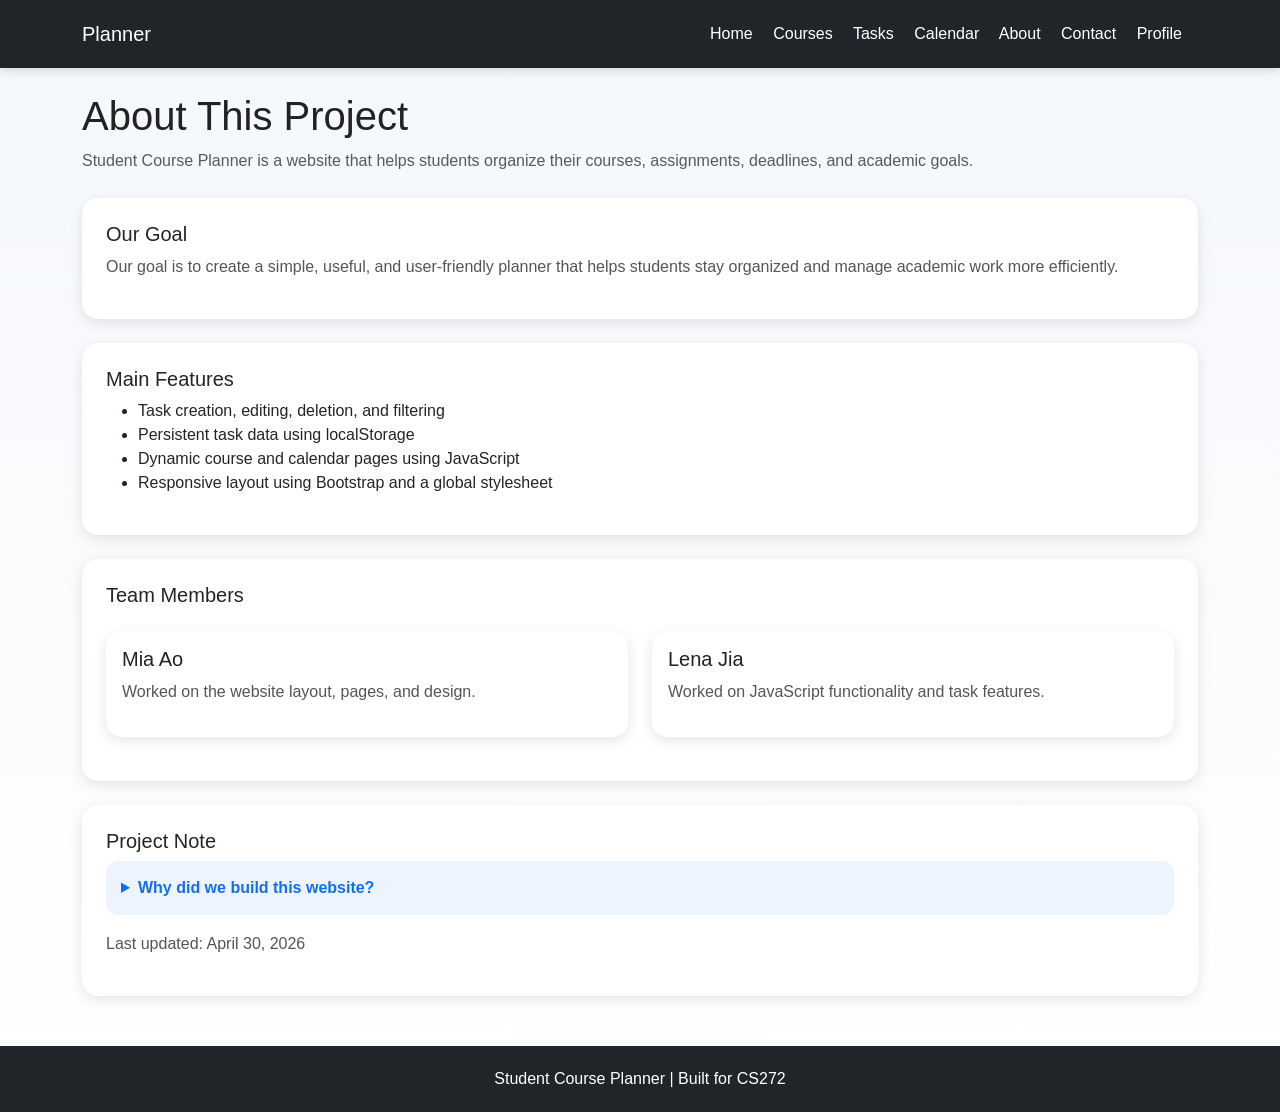
<file: about.html>
<!DOCTYPE html>
<html lang="en">
<head>
  <meta charset="UTF-8">
  <meta name="viewport" content="width=device-width, initial-scale=1.0">
  <title>About - Student Course Planner</title>

  <link href="https://cdn.jsdelivr.net/npm/bootstrap@5.3.0/dist/css/bootstrap.min.css" rel="stylesheet">
  <link rel="stylesheet" href="style.css">
</head>

<body>

<nav class="navbar navbar-dark bg-dark">
  <div class="container">
    <a class="navbar-brand" href="index.html">Planner</a>

    <div>
      <a class="text-white me-3" href="index.html">Home</a>
      <a class="text-white me-3" href="courses.html">Courses</a>
      <a class="text-white me-3" href="tasks.html">Tasks</a>
      <a class="text-white me-3" href="calendar.html">Calendar</a>
      <a class="text-white me-3" href="about.html">About</a>
      <a class="text-white me-3" href="contact.html">Contact</a>
      <a class="text-white me-3" href="profile.html">Profile</a>
    </div>
  </div>
</nav>

<main class="container mt-4">

  <section>
    <h1>About This Project</h1>
    <p class="text-muted">
      Student Course Planner is a website that helps students organize their courses,
      assignments, deadlines, and academic goals.
    </p>

    <article class="card p-4 mt-4">
      <h2 class="h5">Our Goal</h2>
      <p>
        Our goal is to create a simple, useful, and user-friendly planner that helps
        students stay organized and manage academic work more efficiently.
      </p>
    </article>

    <article class="card p-4 mt-4">
      <h2 class="h5">Main Features</h2>
      <ul>
        <li>Task creation, editing, deletion, and filtering</li>
        <li>Persistent task data using localStorage</li>
        <li>Dynamic course and calendar pages using JavaScript</li>
        <li>Responsive layout using Bootstrap and a global stylesheet</li>
      </ul>
    </article>

    <article class="card p-4 mt-4">
      <h2 class="h5">Team Members</h2>

      <div class="row mt-3">
        <div class="col-md-6">
          <div class="card p-3">
            <h5>Mia Ao</h5>
            <p>Worked on the website layout, pages, and design.</p>
          </div>
        </div>

        <div class="col-md-6">
          <div class="card p-3">
            <h5>Lena Jia</h5>
            <p>Worked on JavaScript functionality and task features.</p>
          </div>
        </div>
      </div>
    </article>

    <article class="card p-4 mt-4 mb-4">
      <h2 class="h5">Project Note</h2>

      <details>
        <summary>Why did we build this website?</summary>
        <p class="mt-2">
          We built this website because students often need one organized place to
          track courses, assignments, and deadlines.
        </p>
      </details>

      <p class="mt-3">
        Last updated: <time datetime="2026-04-30">April 30, 2026</time>
      </p>
    </article>

  </section>

</main>

<footer>
  <p>Student Course Planner | Built for CS272</p>
</footer>

<script src="script.js"></script>

</body>
</html>
</file>
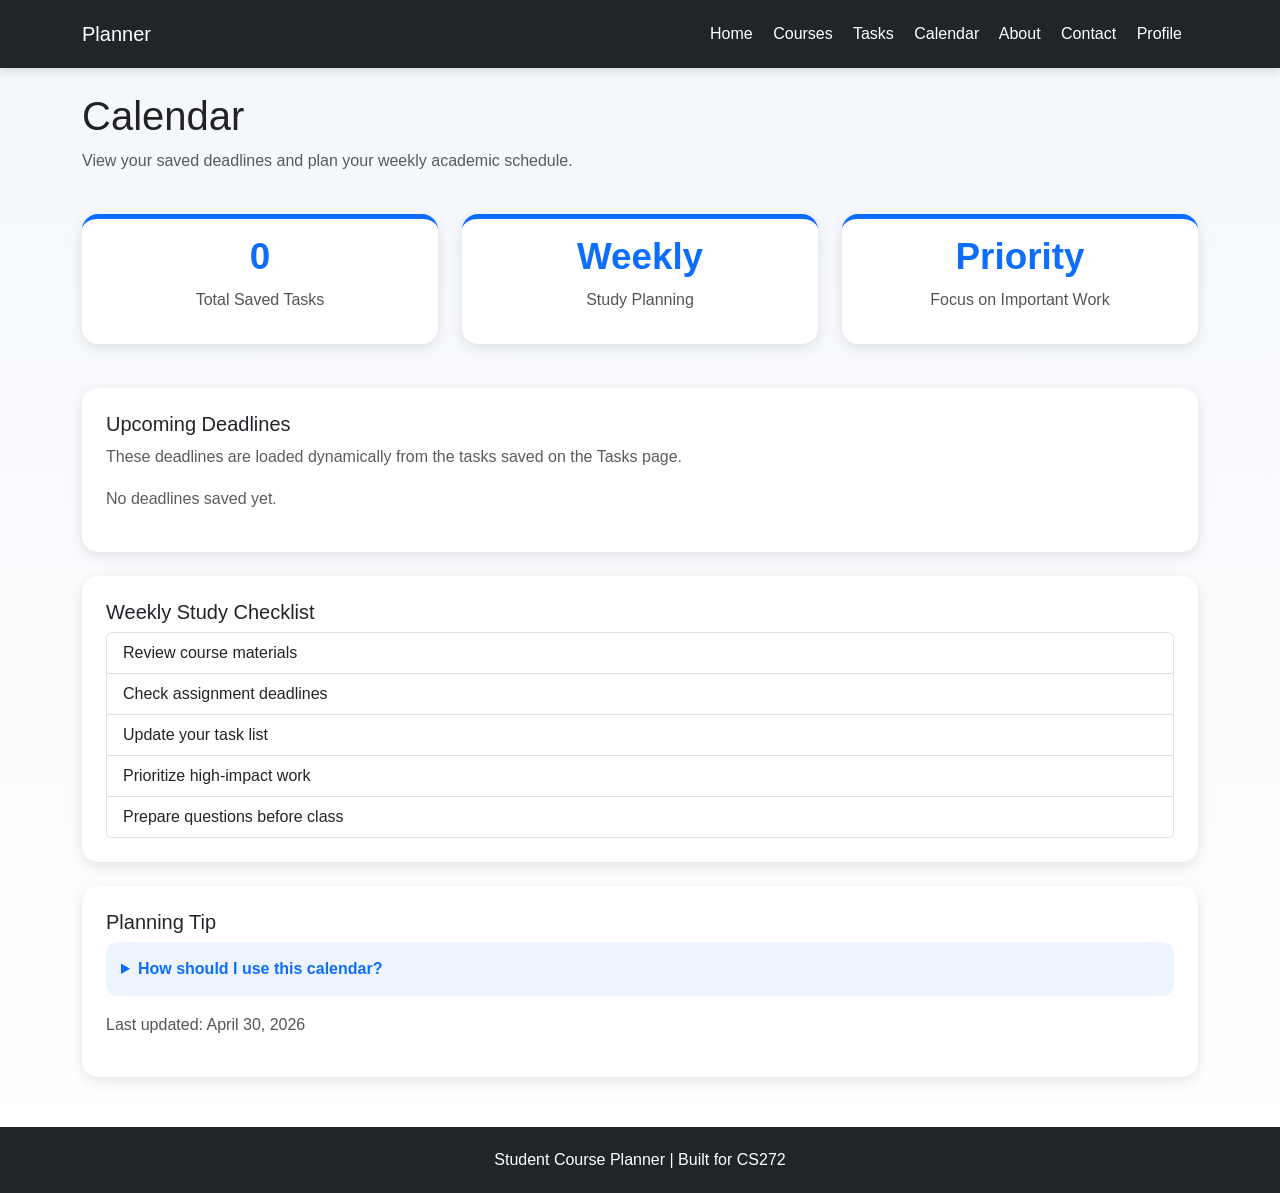
<file: calendar.html>
<!DOCTYPE html>
<html lang="en">
<head>
  <meta charset="UTF-8">
  <meta name="viewport" content="width=device-width, initial-scale=1.0">
  <title>Calendar - Student Course Planner</title>

  <!-- Bootstrap -->
  <link href="https://cdn.jsdelivr.net/npm/bootstrap@5.3.0/dist/css/bootstrap.min.css" rel="stylesheet">

  <!-- Global CSS -->
  <link rel="stylesheet" href="style.css">
</head>

<body>

<nav class="navbar navbar-dark bg-dark">
  <div class="container">
    <a class="navbar-brand" href="index.html">Planner</a>

    <div>
      <a class="text-white me-3" href="index.html">Home</a>
      <a class="text-white me-3" href="courses.html">Courses</a>
      <a class="text-white me-3" href="tasks.html">Tasks</a>
      <a class="text-white me-3" href="calendar.html">Calendar</a>
      <a class="text-white me-3" href="about.html">About</a>
      <a class="text-white me-3" href="contact.html">Contact</a>
      <a class="text-white me-3" href="profile.html">Profile</a>
    </div>
  </div>
</nav>

<main class="container mt-4">

  <section>
    <h1>Calendar</h1>
    <p class="text-muted">
      View your saved deadlines and plan your weekly academic schedule.
    </p>

    <!-- Dashboard Cards -->
    <div class="row g-4 mt-2">
      <div class="col-md-4">
        <article class="card dashboard-card text-center p-3">
          <h3 id="task-count">0</h3>
          <p>Total Saved Tasks</p>
        </article>
      </div>

      <div class="col-md-4">
        <article class="card dashboard-card text-center p-3">
          <h3>Weekly</h3>
          <p>Study Planning</p>
        </article>
      </div>

      <div class="col-md-4">
        <article class="card dashboard-card text-center p-3">
          <h3>Priority</h3>
          <p>Focus on Important Work</p>
        </article>
      </div>
    </div>

    <!-- Dynamic Deadlines -->
    <article class="card p-4 mt-4">
      <h2 class="h5">Upcoming Deadlines</h2>
      <p class="text-muted">
        These deadlines are loaded dynamically from the tasks saved on the Tasks page.
      </p>

      <div id="deadline-list"></div>
    </article>

    <!-- Weekly Checklist -->
    <article class="card p-4 mt-4">
      <h2 class="h5">Weekly Study Checklist</h2>

      <ul class="list-group">
        <li class="list-group-item">Review course materials</li>
        <li class="list-group-item">Check assignment deadlines</li>
        <li class="list-group-item">Update your task list</li>
        <li class="list-group-item">Prioritize high-impact work</li>
        <li class="list-group-item">Prepare questions before class</li>
      </ul>
    </article>

    <!-- Extra Semantic Tags -->
    <article class="card p-4 mt-4 mb-4">
      <h2 class="h5">Planning Tip</h2>

      <details>
        <summary>How should I use this calendar?</summary>
        <p class="mt-2">
          Add your assignments on the Tasks page first. Then return to this page to review
          all upcoming deadlines in one organized place.
        </p>
      </details>

      <p class="mt-3">
        Last updated: <time datetime="2026-04-30">April 30, 2026</time>
      </p>
    </article>

  </section>

</main>

<footer>
  <p>Student Course Planner | Built for CS272</p>
</footer>

<script src="script.js"></script>

</body>
</html>
</file>
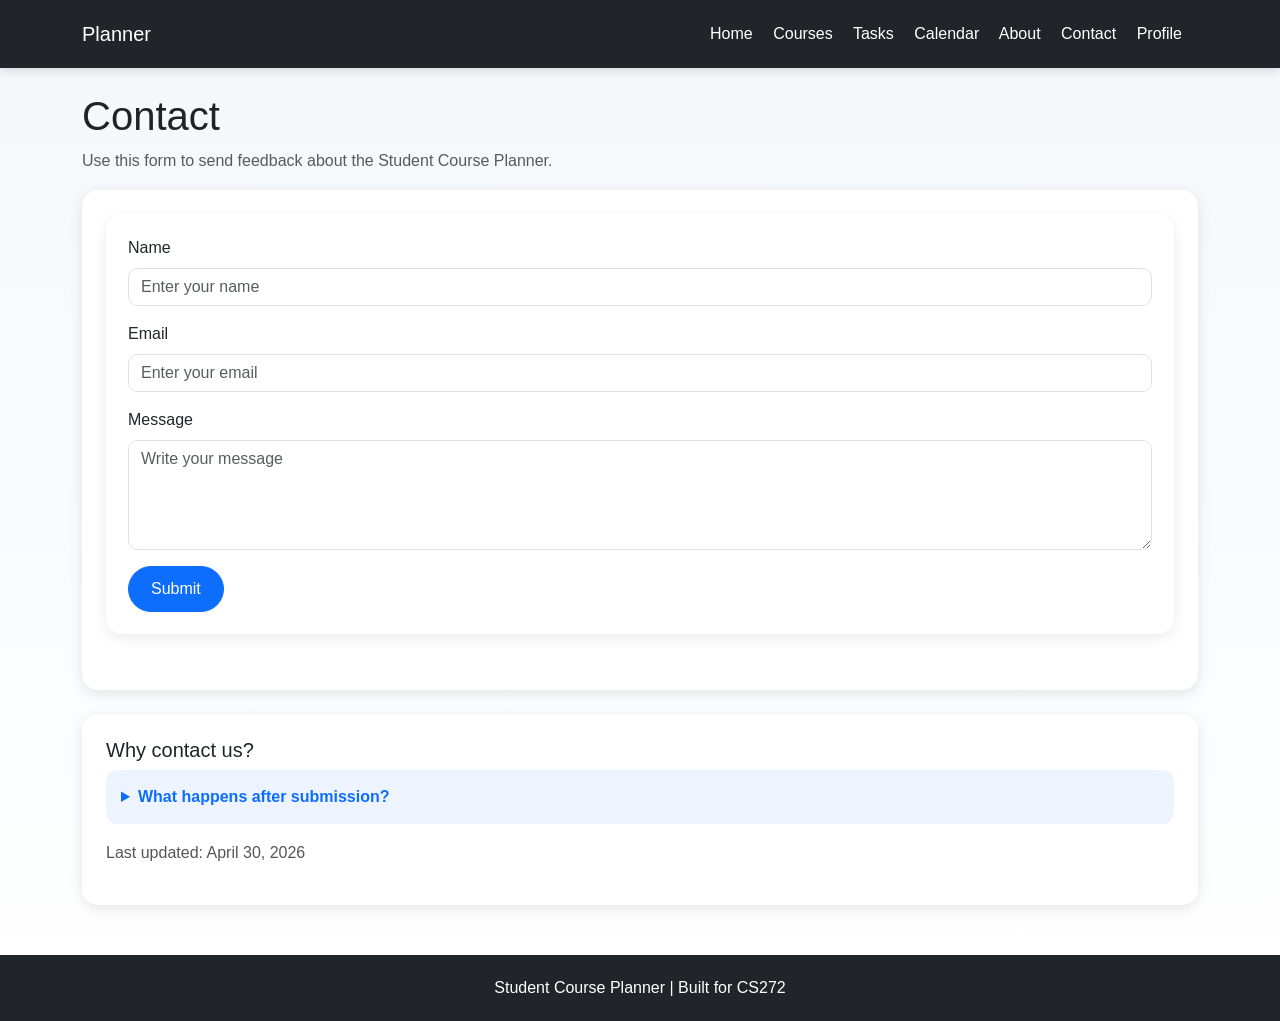
<file: contact.html>
<!DOCTYPE html>
<html lang="en">
<head>
  <meta charset="UTF-8">
  <meta name="viewport" content="width=device-width, initial-scale=1.0">
  <title>Contact - Student Course Planner</title>

  <link href="https://cdn.jsdelivr.net/npm/bootstrap@5.3.0/dist/css/bootstrap.min.css" rel="stylesheet">
  <link rel="stylesheet" href="style.css">
</head>

<body>

<nav class="navbar navbar-dark bg-dark">
  <div class="container">
    <a class="navbar-brand" href="index.html">Planner</a>

    <div>
      <a class="text-white me-3" href="index.html">Home</a>
      <a class="text-white me-3" href="courses.html">Courses</a>
      <a class="text-white me-3" href="tasks.html">Tasks</a>
      <a class="text-white me-3" href="calendar.html">Calendar</a>
      <a class="text-white me-3" href="about.html">About</a>
      <a class="text-white me-3" href="contact.html">Contact</a>
      <a class="text-white me-3" href="profile.html">Profile</a>
    </div>
  </div>
</nav>

<main class="container mt-4">

  <section>
    <h1>Contact</h1>
    <p class="text-muted">
      Use this form to send feedback about the Student Course Planner.
    </p>

    <article class="card p-4 mt-3">

      <form id="contact-form">

        <div class="mb-3">
          <label for="contact-name" class="form-label">Name</label>
          <input id="contact-name" type="text" class="form-control" placeholder="Enter your name" required>
        </div>

        <div class="mb-3">
          <label for="contact-email" class="form-label">Email</label>
          <input id="contact-email" type="email" class="form-control" placeholder="Enter your email" required>
        </div>

        <div class="mb-3">
          <label for="contact-message" class="form-label">Message</label>
          <textarea id="contact-message" class="form-control" rows="4" placeholder="Write your message" required></textarea>
        </div>

        <button type="submit" class="btn btn-primary">Submit</button>
      </form>

      <!-- ⭐ 显示提交结果 -->
      <p id="contact-result" class="mt-3 text-success"></p>

    </article>

    <!-- semantic 加分 -->
    <article class="card p-4 mt-4 mb-4">
      <h2 class="h5">Why contact us?</h2>

      <details>
        <summary>What happens after submission?</summary>
        <p class="mt-2">
          Your message is saved locally using localStorage and a confirmation is displayed.
        </p>
      </details>

      <p class="mt-3">
        Last updated: <time datetime="2026-04-30">April 30, 2026</time>
      </p>
    </article>

  </section>

</main>

<footer>
  <p>Student Course Planner | Built for CS272</p>
</footer>

<script src="script.js"></script>

</body>
</html>
</file>
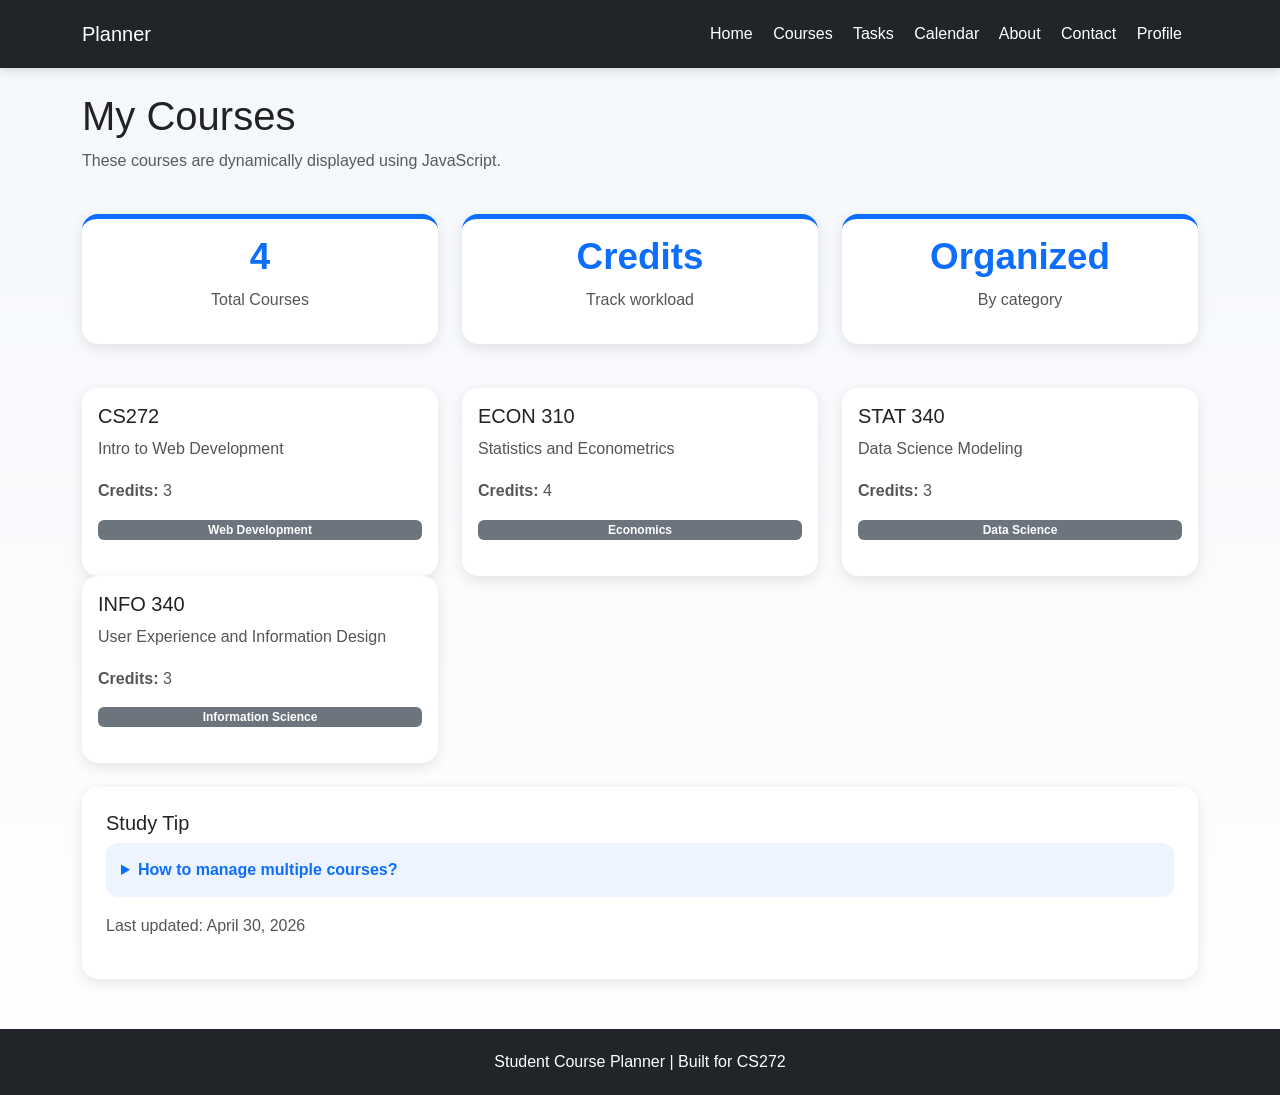
<file: courses.html>
<!DOCTYPE html>
<html lang="en">
<head>
  <meta charset="UTF-8">
  <meta name="viewport" content="width=device-width, initial-scale=1.0">
  <title>Courses - Student Course Planner</title>

  <link href="https://cdn.jsdelivr.net/npm/bootstrap@5.3.0/dist/css/bootstrap.min.css" rel="stylesheet">
  <link rel="stylesheet" href="style.css">
</head>

<body>

<nav class="navbar navbar-dark bg-dark">
  <div class="container">
    <a class="navbar-brand" href="index.html">Planner</a>

    <div>
      <a class="text-white me-3" href="index.html">Home</a>
      <a class="text-white me-3" href="courses.html">Courses</a>
      <a class="text-white me-3" href="tasks.html">Tasks</a>
      <a class="text-white me-3" href="calendar.html">Calendar</a>
      <a class="text-white me-3" href="about.html">About</a>
      <a class="text-white me-3" href="contact.html">Contact</a>
      <a class="text-white me-3" href="profile.html">Profile</a>
    </div>
  </div>
</nav>

<main class="container mt-4">

  <section>
    <h1>My Courses</h1>
    <p class="text-muted">
      These courses are dynamically displayed using JavaScript.
    </p>

    <!-- Dashboard -->
    <div class="row g-4 mt-2">
      <div class="col-md-4">
        <div class="card dashboard-card text-center p-3">
          <h3>4</h3>
          <p>Total Courses</p>
        </div>
      </div>

      <div class="col-md-4">
        <div class="card dashboard-card text-center p-3">
          <h3>Credits</h3>
          <p>Track workload</p>
        </div>
      </div>

      <div class="col-md-4">
        <div class="card dashboard-card text-center p-3">
          <h3>Organized</h3>
          <p>By category</p>
        </div>
      </div>
    </div>

    <!-- Dynamic Course List -->
    <div class="row mt-4" id="course-list"></div>

    <!-- Extra semantic section -->
    <article class="card p-4 mt-4 mb-4">
      <h2 class="h5">Study Tip</h2>

      <details>
        <summary>How to manage multiple courses?</summary>
        <p class="mt-2">
          Break down each course into weekly tasks and track them using the Tasks page.
        </p>
      </details>

      <p class="mt-3">
        Last updated: <time datetime="2026-04-30">April 30, 2026</time>
      </p>
    </article>

  </section>

</main>

<footer>
  <p>Student Course Planner | Built for CS272</p>
</footer>

<script src="script.js"></script>

</body>
</html>
</file>
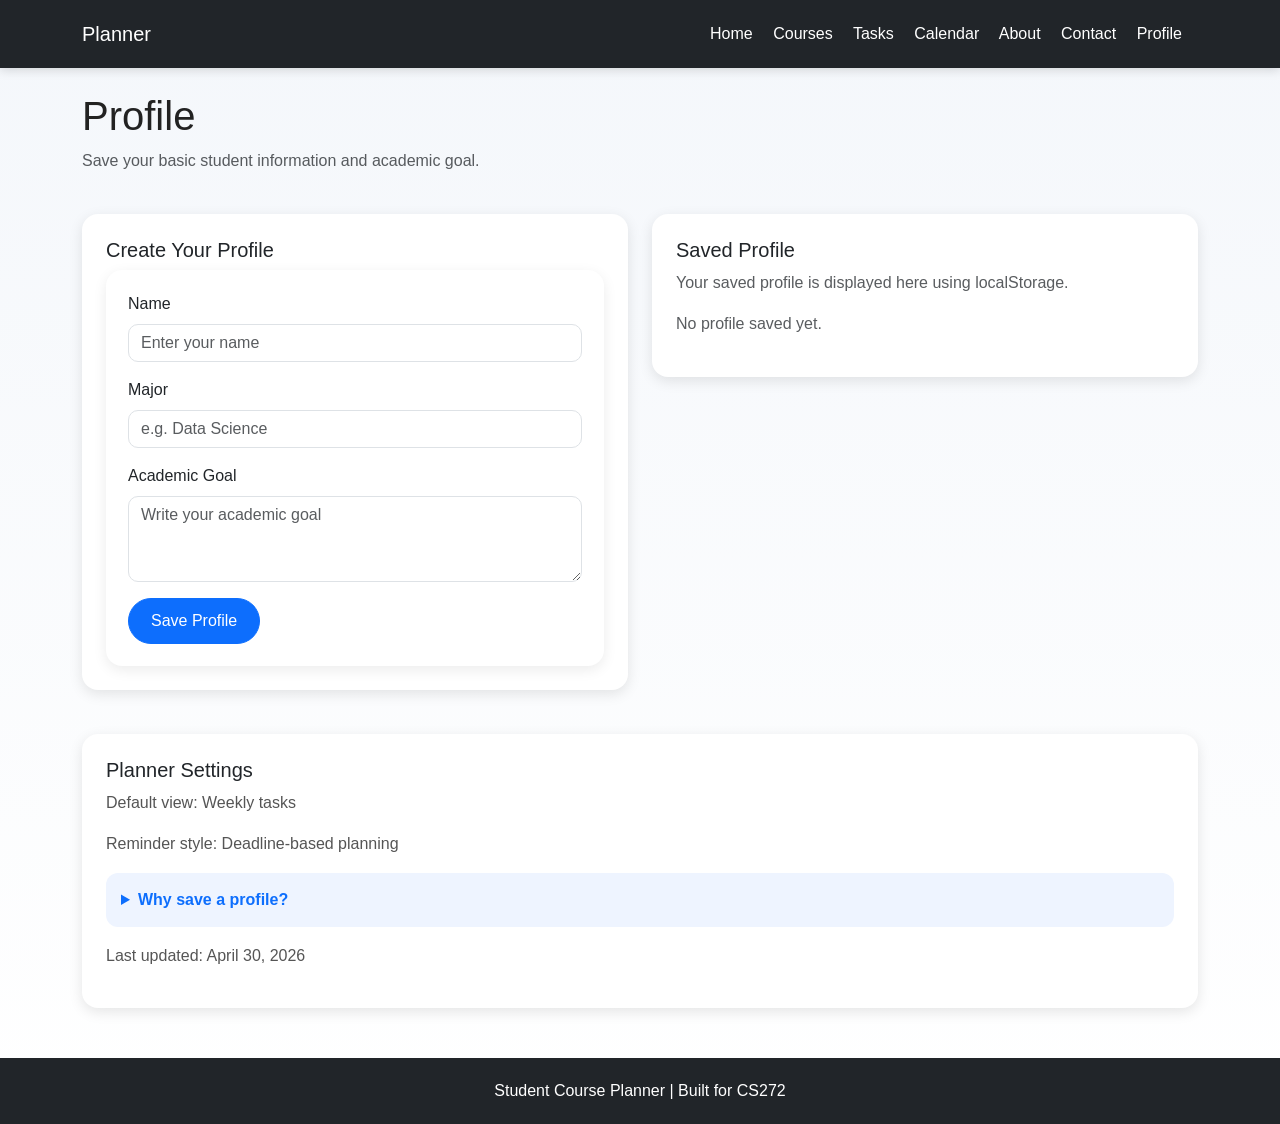
<file: profile.html>
<!DOCTYPE html>
<html lang="en">
<head>
  <meta charset="UTF-8">
  <meta name="viewport" content="width=device-width, initial-scale=1.0">
  <title>Profile - Student Course Planner</title>

  <link href="https://cdn.jsdelivr.net/npm/bootstrap@5.3.0/dist/css/bootstrap.min.css" rel="stylesheet">
  <link rel="stylesheet" href="style.css">
</head>

<body>

<nav class="navbar navbar-dark bg-dark">
  <div class="container">
    <a class="navbar-brand" href="index.html">Planner</a>

    <div>
      <a class="text-white me-3" href="index.html">Home</a>
      <a class="text-white me-3" href="courses.html">Courses</a>
      <a class="text-white me-3" href="tasks.html">Tasks</a>
      <a class="text-white me-3" href="calendar.html">Calendar</a>
      <a class="text-white me-3" href="about.html">About</a>
      <a class="text-white me-3" href="contact.html">Contact</a>
      <a class="text-white me-3" href="profile.html">Profile</a>
    </div>
  </div>
</nav>

<main class="container mt-4">

  <section>
    <h1>Profile</h1>
    <p class="text-muted">
      Save your basic student information and academic goal.
    </p>

    <div class="row g-4 mt-2">

      <div class="col-md-6">
        <article class="card p-4">
          <h2 class="h5">Create Your Profile</h2>

          <form id="profile-form">
            <div class="mb-3">
              <label for="profile-name" class="form-label">Name</label>
              <input id="profile-name" type="text" class="form-control" placeholder="Enter your name" required>
            </div>

            <div class="mb-3">
              <label for="profile-major" class="form-label">Major</label>
              <input id="profile-major" type="text" class="form-control" placeholder="e.g. Data Science" required>
            </div>

            <div class="mb-3">
              <label for="profile-goal" class="form-label">Academic Goal</label>
              <textarea id="profile-goal" class="form-control" rows="3" placeholder="Write your academic goal" required></textarea>
            </div>

            <button type="submit" class="btn btn-primary">Save Profile</button>
          </form>
        </article>
      </div>

      <div class="col-md-6">
        <article class="card p-4">
          <h2 class="h5">Saved Profile</h2>
          <p class="text-muted">
            Your saved profile is displayed here using localStorage.
          </p>

          <div id="profile-result"></div>
        </article>
      </div>

    </div>

    <article class="card p-4 mt-4 mb-4">
      <h2 class="h5">Planner Settings</h2>
      <p>Default view: Weekly tasks</p>
      <p>Reminder style: Deadline-based planning</p>

      <details>
        <summary>Why save a profile?</summary>
        <p class="mt-2">
          Saving your profile makes the planner feel more personalized and demonstrates
          persistent user data with localStorage.
        </p>
      </details>

      <p class="mt-3">
        Last updated: <time datetime="2026-04-30">April 30, 2026</time>
      </p>
    </article>

  </section>

</main>

<footer>
  <p>Student Course Planner | Built for CS272</p>
</footer>

<script src="script.js"></script>

</body>
</html>
</file>
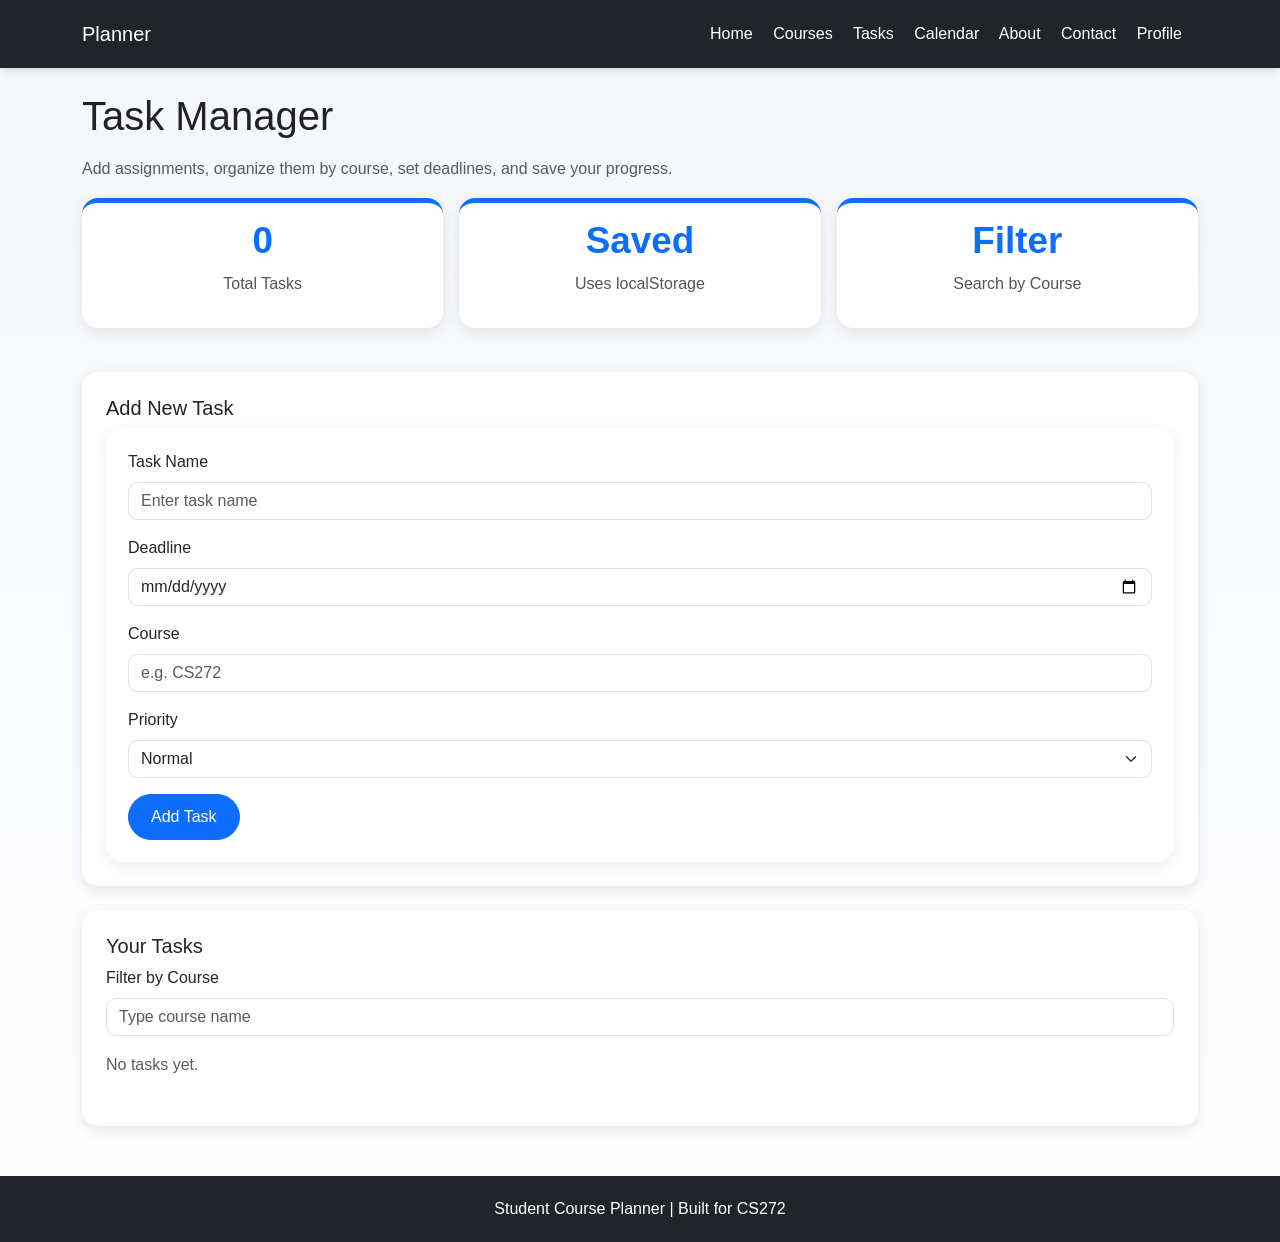
<file: tasks.html>
<!DOCTYPE html>
<html lang="en">
<head>
  <meta charset="UTF-8">
  <meta name="viewport" content="width=device-width, initial-scale=1.0">
  <title>Tasks - Student Course Planner</title>

  <!-- Bootstrap -->
  <link href="https://cdn.jsdelivr.net/npm/bootstrap@5.3.0/dist/css/bootstrap.min.css" rel="stylesheet">

  <!-- Global CSS -->
  <link rel="stylesheet" href="style.css">
</head>

<body>

  <!-- Navbar -->
  <nav class="navbar navbar-expand-lg navbar-dark bg-dark">
    <div class="container">
      <a class="navbar-brand" href="index.html">Planner</a>

      <div>
        <a class="nav-link text-white d-inline me-3" href="index.html">Home</a>
        <a class="nav-link text-white d-inline me-3" href="courses.html">Courses</a>
        <a class="nav-link text-white d-inline me-3" href="tasks.html">Tasks</a>
        <a class="nav-link text-white d-inline me-3" href="calendar.html">Calendar</a>
        <a class="nav-link text-white d-inline me-3" href="about.html">About</a>
        <a class="nav-link text-white d-inline me-3" href="contact.html">Contact</a>
        <a class="nav-link text-white d-inline me-3" href="profile.html">Profile</a>
      </div>
    </div>
  </nav>

  <!-- Main Content -->
  <main class="container mt-4">

    <section>
      <h1 class="mb-3">Task Manager</h1>
      <p class="text-muted">
        Add assignments, organize them by course, set deadlines, and save your progress.
      </p>

      <!-- Dashboard Summary -->
      <div class="row g-3 mb-4">
        <div class="col-md-4">
          <div class="card dashboard-card text-center p-3">
            <h3 id="task-count">0</h3>
            <p>Total Tasks</p>
          </div>
        </div>

        <div class="col-md-4">
          <div class="card dashboard-card text-center p-3">
            <h3>Saved</h3>
            <p>Uses localStorage</p>
          </div>
        </div>

        <div class="col-md-4">
          <div class="card dashboard-card text-center p-3">
            <h3>Filter</h3>
            <p>Search by Course</p>
          </div>
        </div>
      </div>

      <!-- Add Task Form -->
      <article class="card p-4 mb-4">
        <h2 class="h5">Add New Task</h2>

        <form id="task-form">
          <div class="mb-3">
            <label for="task-name" class="form-label">Task Name</label>
            <input id="task-name" type="text" class="form-control" placeholder="Enter task name" required>
          </div>

          <div class="mb-3">
            <label for="task-date" class="form-label">Deadline</label>
            <input id="task-date" type="date" class="form-control">
          </div>

          <div class="mb-3">
            <label for="task-course" class="form-label">Course</label>
            <input id="task-course" type="text" class="form-control" placeholder="e.g. CS272">
          </div>

          <div class="mb-3">
            <label for="task-priority" class="form-label">Priority</label>
            <select id="task-priority" class="form-select">
              <option>Normal</option>
              <option>High</option>
              <option>Low</option>
            </select>
          </div>

          <button id="add-btn" type="submit" class="btn btn-primary">Add Task</button>
        </form>
      </article>

      <!-- Task List -->
      <article class="card p-4">
        <h2 class="h5">Your Tasks</h2>

        <div class="mb-3">
          <label for="filter-course" class="form-label">Filter by Course</label>
          <input id="filter-course" type="text" class="form-control" placeholder="Type course name">
        </div>

        <p id="empty-msg" class="text-muted">No tasks yet.</p>
        <ul id="task-list" class="list-group mt-2"></ul>
      </article>

    </section>

  </main>

  <footer>
    <p>Student Course Planner | Built for CS272</p>
  </footer>

  <!-- JS -->
  <script src="script.js"></script>

</body>
</html>
</file>
<file: style.css>
/* Base */
body {
  background: linear-gradient(180deg, #f4f7fb 0%, #ffffff 100%);
  font-family: Arial, sans-serif;
  color: #333;
  margin: 0;
}

h1, h2, h3, h4, h5 {
  color: #222;
}

p {
  color: #555;
  line-height: 1.6;
}

/* Navbar */
.navbar {
  padding: 14px 0;
  box-shadow: 0 2px 10px rgba(0, 0, 0, 0.15);
}

.navbar a {
  text-decoration: none;
  transition: opacity 0.2s ease, border-bottom 0.2s ease;
}

.navbar a:hover {
  opacity: 0.8;
  border-bottom: 2px solid white;
}

/* Only apply spacing inside main (fixes layout bug) */
main .container {
  margin-top: 24px;
}

/* Hero Section */
.hero-section {
  background: linear-gradient(rgba(28, 43, 75, 0.78), rgba(28, 43, 75, 0.78)),
    url("https://images.unsplash.com/photo-1522202176988-66273c2fd55f");
  background-size: cover;
  background-position: center;
  padding: 90px 20px;
}

.hero-section h1,
.hero-section p {
  color: white;
}

/* Cards */
.card {
  border: none;
  border-radius: 16px;
  box-shadow: 0 4px 14px rgba(0, 0, 0, 0.10);
  margin-bottom: 20px;
  transition: transform 0.2s ease, box-shadow 0.2s ease;
}

.card:hover {
  transform: translateY(-6px);
  box-shadow: 0 10px 22px rgba(0, 0, 0, 0.15);
}

.dashboard-card {
  background-color: white;
  border-top: 5px solid #0d6efd;
}

.dashboard-card h3 {
  font-size: 2.3rem;
  color: #0d6efd;
  font-weight: bold;
}

.feature-card {
  display: flex;
  flex-direction: column;
}

.feature-card .btn {
  margin-top: auto;
}

/* Buttons */
.btn {
  border-radius: 999px;
  padding: 10px 22px;
}

/* Quote box */
.quote-box {
  background-color: #ffffff;
  border-left: 5px solid #0d6efd;
  padding: 18px;
  border-radius: 10px;
  font-style: italic;
  box-shadow: 0 3px 10px rgba(0, 0, 0, 0.08);
}

/* Images */
img {
  max-width: 100%;
  display: block;
}

/* FIX: prevent giant image */
figure img {
  width: 100%;
  max-height: 360px;
  object-fit: cover;
  border-radius: 12px;
  transition: transform 0.2s ease;
}

figure img:hover {
  transform: scale(1.02);
}

figcaption {
  font-size: 0.9rem;
}

/* Details */
details {
  background-color: #eef4ff;
  padding: 15px;
  border-radius: 12px;
  cursor: pointer;
}

summary {
  font-weight: bold;
  color: #0d6efd;
}

/* Forms */
form {
  background-color: white;
  padding: 22px;
  border-radius: 16px;
  box-shadow: 0 4px 14px rgba(0, 0, 0, 0.08);
}

input,
textarea,
select {
  border-radius: 10px !important;
}

/* Tasks */
.task-item {
  background-color: white;
  border-left: 5px solid #0d6efd;
  padding: 14px;
  margin-bottom: 12px;
  border-radius: 10px;
  box-shadow: 0 2px 8px rgba(0, 0, 0, 0.07);
}

/* Deadlines */
.deadline-item {
  background-color: white;
  padding: 16px;
  border-radius: 12px;
  border-left: 5px solid #198754;
  margin-bottom: 12px;
}

/* Priority */
.high-priority {
  border-left: 5px solid #dc3545;
  background-color: #fff5f5;
}

/* Accessibility */
a:focus,
button:focus,
input:focus,
textarea:focus,
select:focus {
  outline: 3px solid #ffc107;
  outline-offset: 3px;
}

/* Footer */
footer {
  background-color: #212529;
  color: white;
  padding: 20px;
  text-align: center;
  margin-top: 50px;
}

footer p {
  margin: 0;
  color: white;
}

/* Responsive */
@media (max-width: 768px) {
  .hero-section {
    padding: 60px 15px;
  }

  .hero-section h1 {
    font-size: 2rem;
  }

  .navbar .container {
    flex-direction: column;
    gap: 10px;
  }

  .navbar a {
    display: inline-block;
    margin-bottom: 8px;
  }

  .card:hover {
    transform: none;
  }
}
</file>
